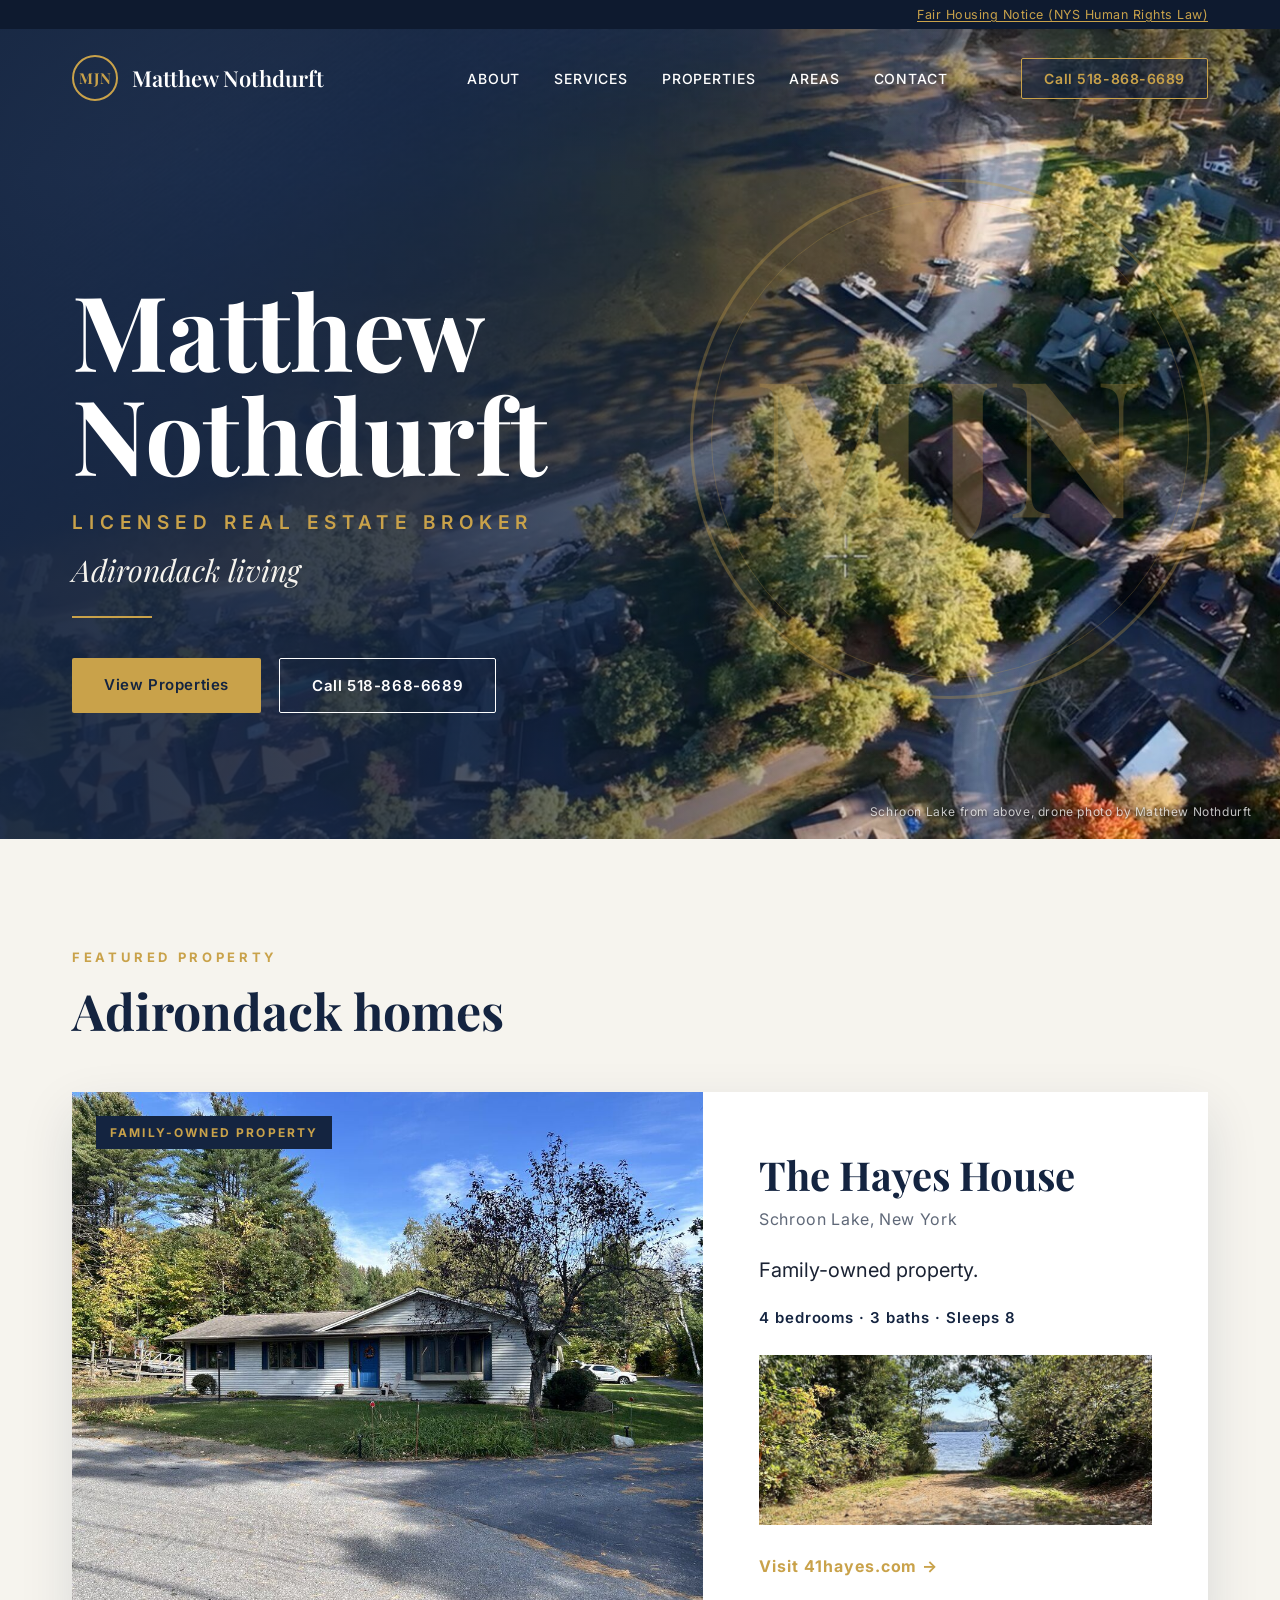
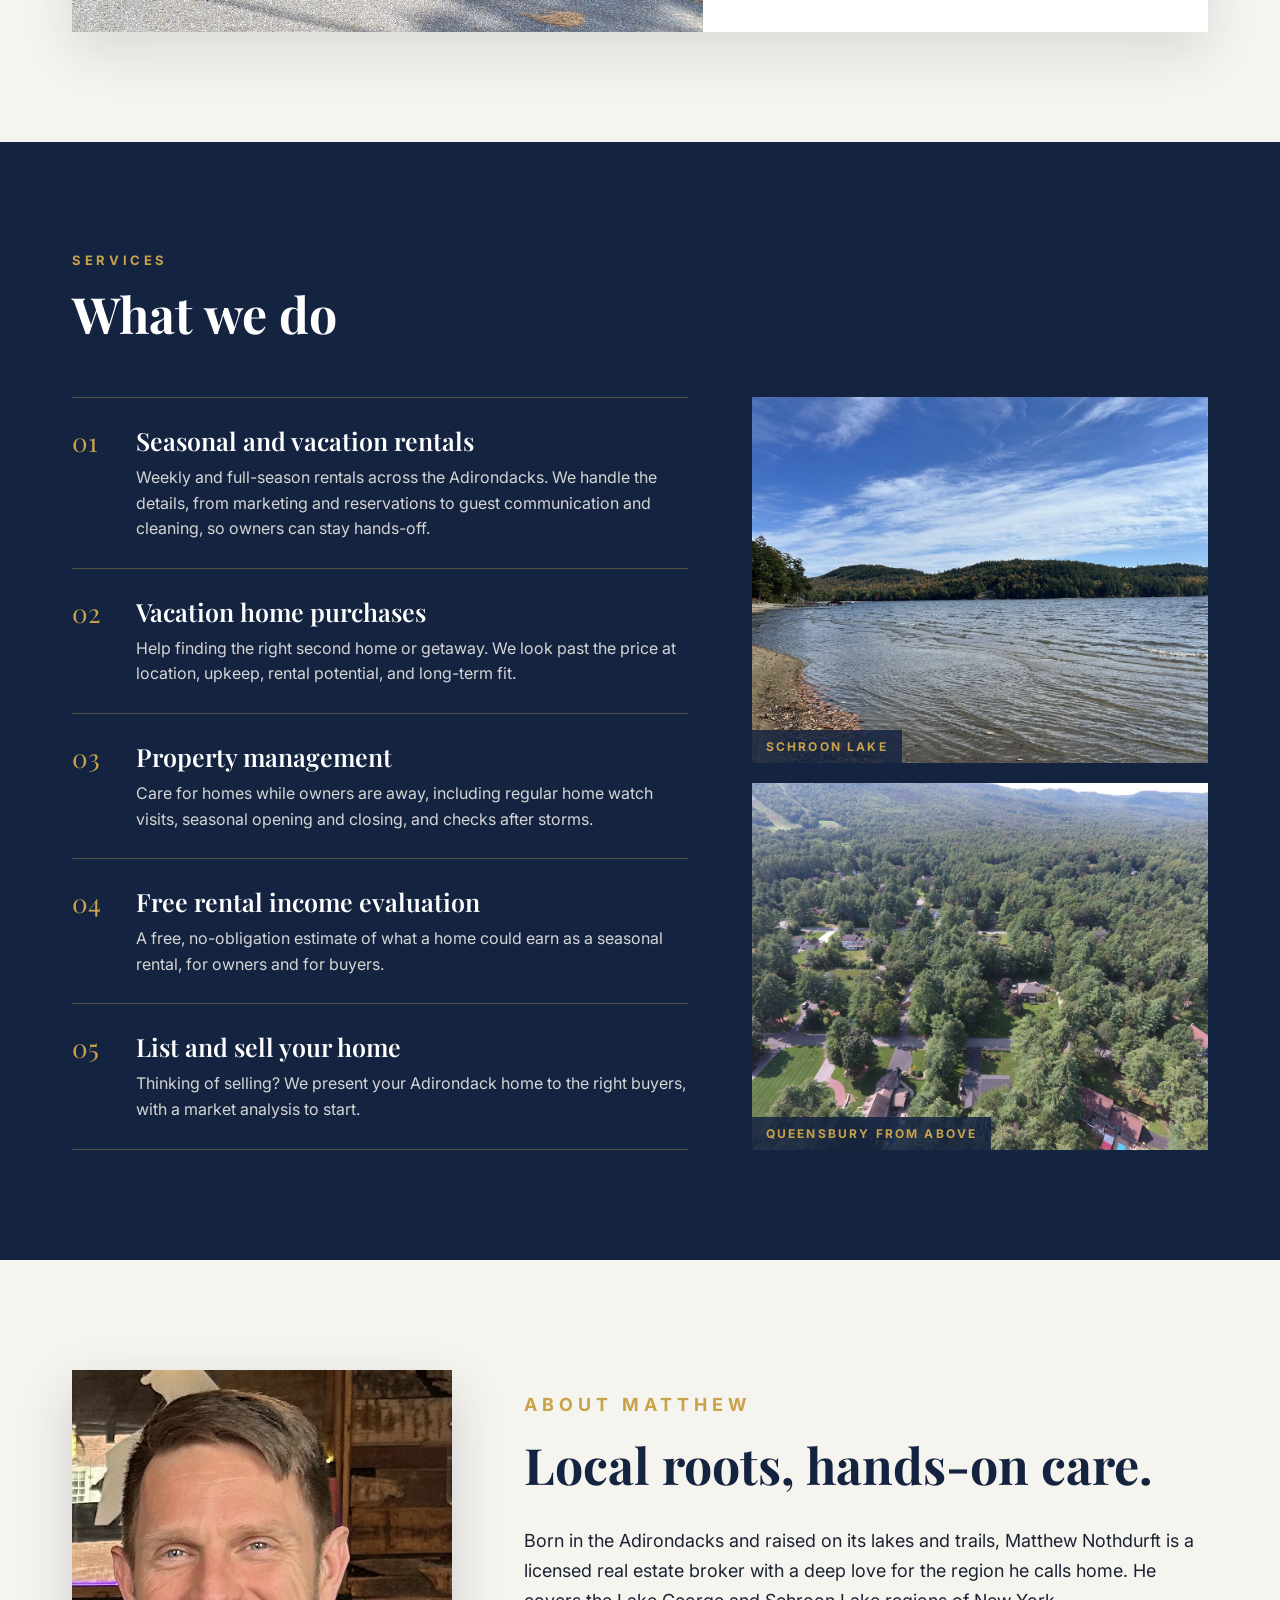
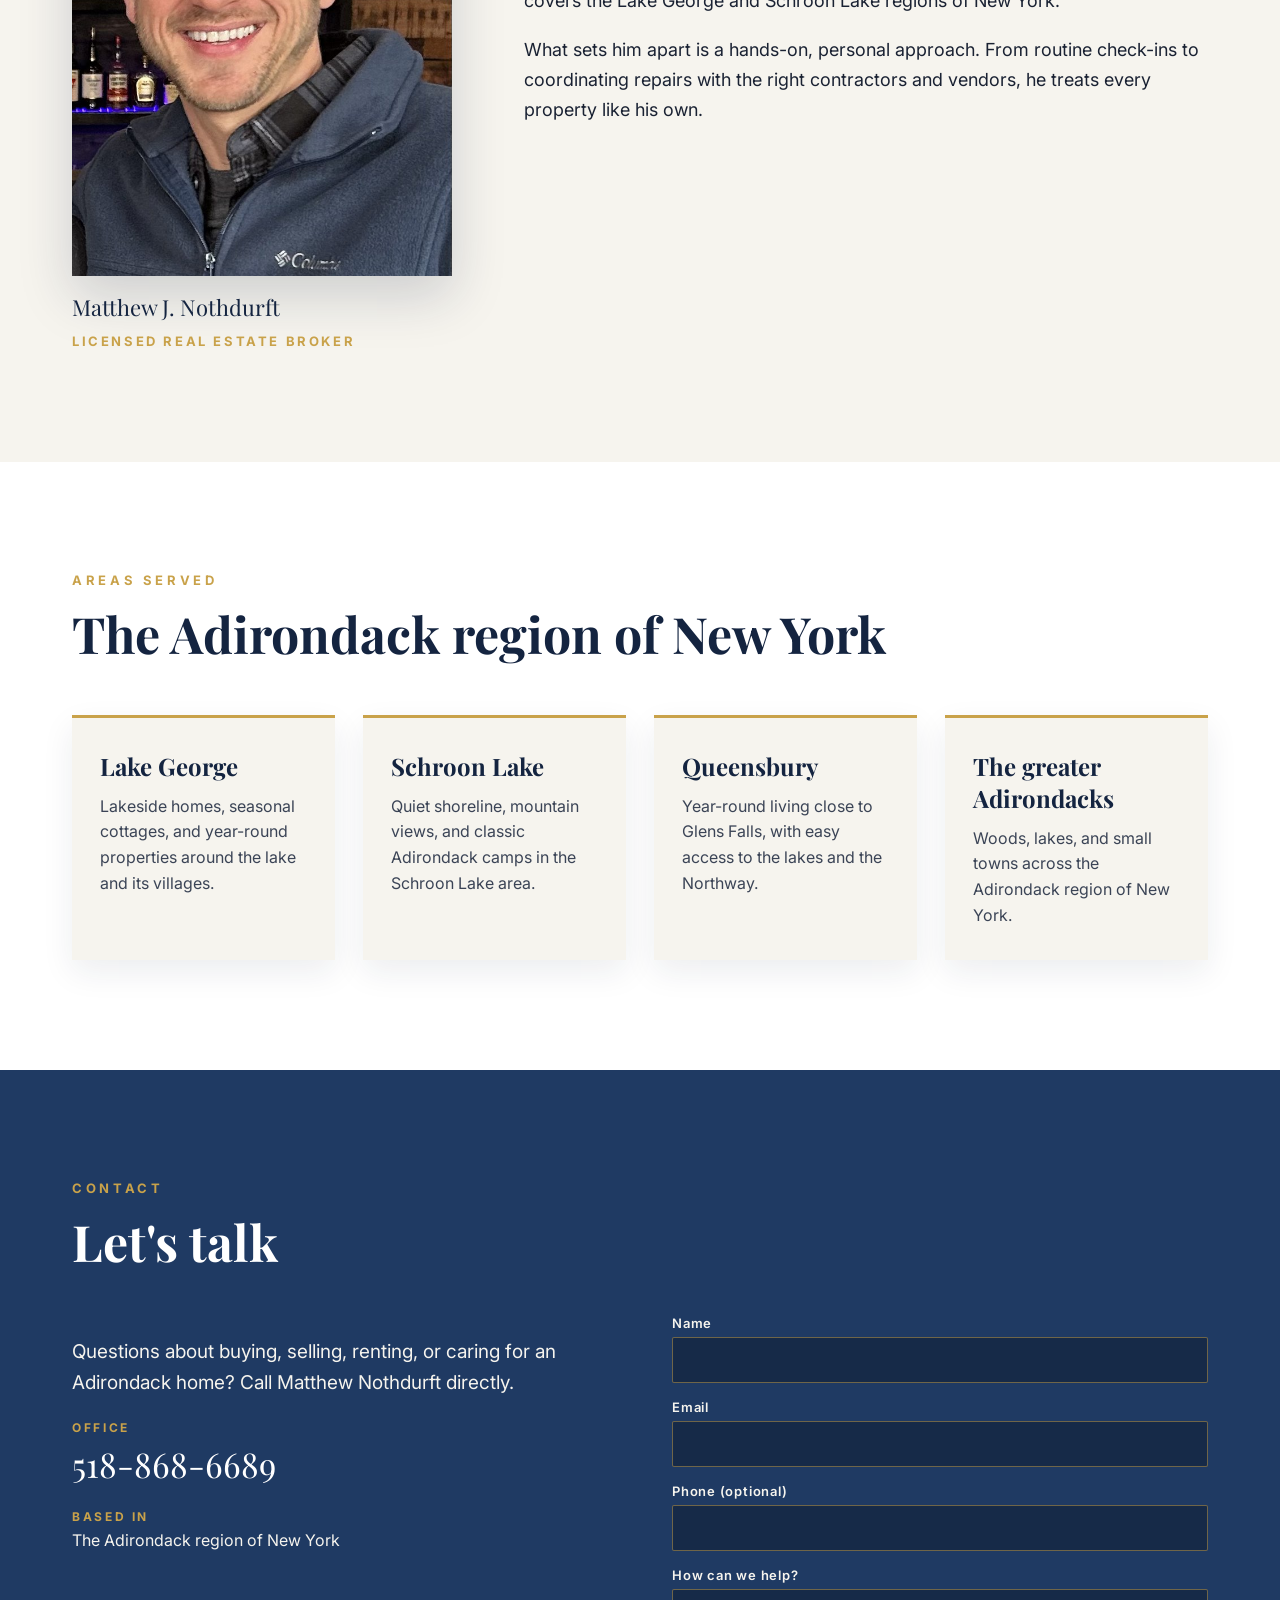
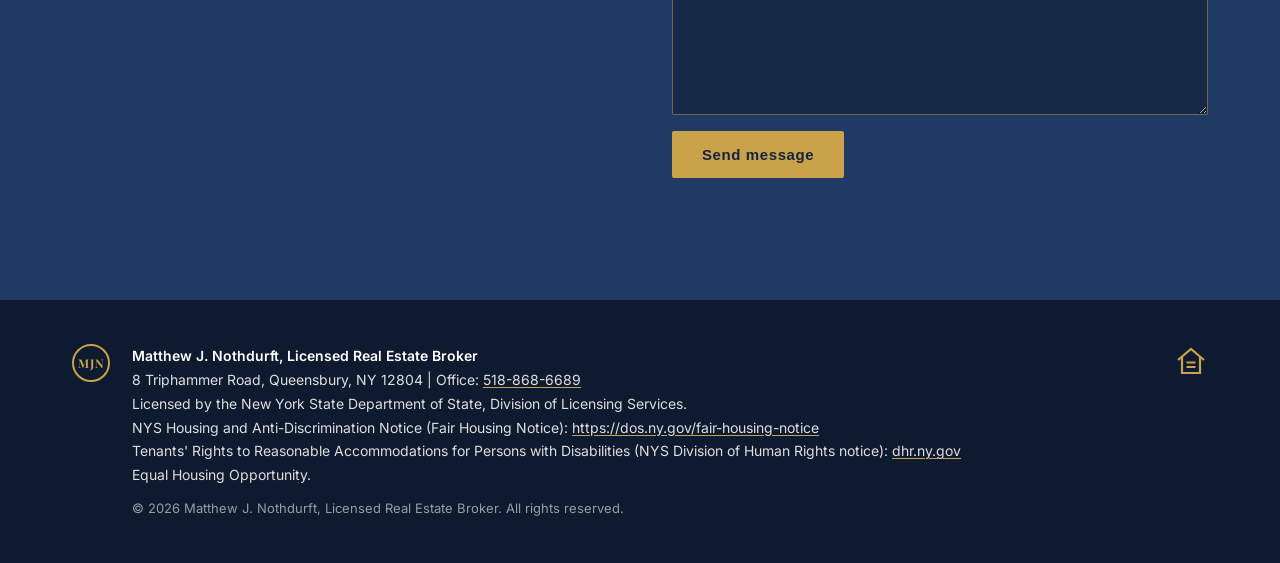
<file: index.html>
<!DOCTYPE html>
<html lang="en">
<head>
<meta charset="utf-8">
<meta name="viewport" content="width=device-width, initial-scale=1">
<title>Matthew J. Nothdurft, Licensed Real Estate Broker | Adirondack Real Estate and Property Management</title>
<meta name="description" content="Matthew J. Nothdurft, Licensed Real Estate Broker. Real estate, seasonal rentals, and property management in the Adirondack region of New York.">
<link rel="canonical" href="https://mjnrealty.com/">
<meta property="og:type" content="website">
<meta property="og:site_name" content="Matthew J. Nothdurft, Licensed Real Estate Broker">
<meta property="og:title" content="Matthew J. Nothdurft, Licensed Real Estate Broker | Adirondack Real Estate and Property Management">
<meta property="og:description" content="Matthew J. Nothdurft, Licensed Real Estate Broker. Real estate, seasonal rentals, and property management in the Adirondack region of New York.">
<meta property="og:url" content="https://mjnrealty.com/">
<meta property="og:image" content="https://mjnrealty.com/images/hero-schroon-lake-drone-DJI_0012.jpg">
<meta name="twitter:card" content="summary_large_image">
<script type="application/ld+json">
{"@context":"https://schema.org","@type":"RealEstateAgent","name":"Matthew J. Nothdurft, Licensed Real Estate Broker","url":"https://mjnrealty.com/","description":"Matthew J. Nothdurft, Licensed Real Estate Broker. Real estate, seasonal rentals, and property management in the Adirondack region of New York.","telephone":"+1-518-868-6689","image":"https://mjnrealty.com/images/hero-schroon-lake-drone-DJI_0012.jpg","address":{"@type":"PostalAddress","streetAddress":"8 Triphammer Road","addressLocality":"Queensbury","addressRegion":"NY","postalCode":"12804","addressCountry":"US"},"founder":{"@type":"Person","name":"Matthew J. Nothdurft","jobTitle":"Licensed Real Estate Broker"},"areaServed":[{"@type":"Place","name":"Lake George, NY"},{"@type":"Place","name":"Schroon Lake, NY"},{"@type":"Place","name":"Queensbury, NY"},{"@type":"Place","name":"Glens Falls, NY"},{"@type":"Place","name":"Adirondacks, NY"}]}
</script>
<link rel="icon" href="images/favicon.svg" type="image/svg+xml">
<link rel="preconnect" href="https://fonts.googleapis.com"><link rel="preconnect" href="https://fonts.gstatic.com" crossorigin>
<link href="https://fonts.googleapis.com/css2?family=Inter:wght@400;500;600;700&family=Playfair+Display:ital,wght@0,600;0,700;1,400;1,500&display=swap" rel="stylesheet">
<link rel="stylesheet" href="css/navy.css">
</head>
<body id="top">
<a class="skip" href="#main">Skip to content</a>
<div class="fh-bar"><a href="https://dos.ny.gov/fair-housing-notice" target="_blank" rel="noopener">Fair Housing Notice (NYS Human Rights Law)</a></div>
<header class="hero">
  <div class="site-nav-row">
    <a class="brand" href="#top" aria-label="Matthew Nothdurft, home"><span class="mono" aria-hidden="true">MJN</span><span class="brand-name">Matthew Nothdurft</span></a>
    <button class="nav-toggle" aria-controls="site-nav" aria-expanded="false"><span class="sr">Menu</span><span class="bars"></span></button>
    <nav class="site-nav" id="site-nav" aria-label="Main"><a href="#about">About</a><a href="#services">Services</a><a href="#properties">Properties</a><a href="#areas">Areas</a><a href="#contact">Contact</a><a class="callbtn" href="tel:+15188686689">Call 518-868-6689</a></nav>
  </div>
  <div class="wm" aria-hidden="true">MJN</div>
  <div class="hero-copy">
    <h1>Matthew<br>Nothdurft</h1>
    <p class="lic">Licensed Real Estate Broker</p>
    <p class="adk">Adirondack living</p>
    <div class="rule"></div>
    <div class="btns"><a class="btn gold" href="#properties">View Properties</a><a class="btn ghost" href="tel:+15188686689">Call 518-868-6689</a></div>
  </div>
  <div class="photo-credit">Schroon Lake from above, drone photo by Matthew Nothdurft</div>
</header>
<main id="main">

<section id="properties" class="properties">
  <div class="wrap">
  <p class="eyebrow">Featured property</p>
  <h2>Adirondack homes</h2>
  <article class="featured">
    <div class="ph" role="img" aria-label="The Hayes House"><div class="tag">Family-owned property</div></div>
    <div class="fc">
      <h3>The Hayes House</h3>
      <p class="addr">Schroon Lake, New York</p>
      <p class="desc">Family-owned property.</p>
      <p class="facts">4 bedrooms &middot; 3 baths &middot; Sleeps 8</p>
      <div class="inset" role="img" aria-label="Wooded path at the Hayes House"></div>
      <a class="more" href="https://41hayes.com" target="_blank" rel="noopener">Visit 41hayes.com &rarr;</a>
    </div>
  </article>
  </div>
</section>

<section class="services" id="services">
  <div class="wrap">
  <p class="eyebrow">Services</p>
  <h2>What we do</h2>
  <div class="svc-wrap">
    <ul class="svc-list">
      <li class="svc"><span class="n">01</span><div><h3>Seasonal and vacation rentals</h3><p>Weekly and full-season rentals across the Adirondacks. We handle the details, from marketing and reservations to guest communication and cleaning, so owners can stay hands-off.</p></div></li>
      <li class="svc"><span class="n">02</span><div><h3>Vacation home purchases</h3><p>Help finding the right second home or getaway. We look past the price at location, upkeep, rental potential, and long-term fit.</p></div></li>
      <li class="svc"><span class="n">03</span><div><h3>Property management</h3><p>Care for homes while owners are away, including regular home watch visits, seasonal opening and closing, and checks after storms.</p></div></li>
      <li class="svc"><span class="n">04</span><div><h3>Free rental income evaluation</h3><p>A free, no-obligation estimate of what a home could earn as a seasonal rental, for owners and for buyers.</p></div></li>
      <li class="svc"><span class="n">05</span><div><h3>List and sell your home</h3><p>Thinking of selling? We present your Adirondack home to the right buyers, with a market analysis to start.</p></div></li>
    </ul>
    <div class="pics">
      <div class="pic" style="background-image:url(images/hayes-lake-shoreline-mountains.jpg)"><span>Schroon Lake</span></div>
      <div class="pic" style="background-image:url(images/aerial-DJI_0670.jpg)"><span>Queensbury from above</span></div>
    </div>
  </div>
  </div>
</section>

<section id="about" class="about">
  <div class="wrap about-grid">
    <figure class="about-photo"><img src="images/matthew-nothdurft.jpg" alt="Matthew Nothdurft" width="671" height="894" loading="lazy"><figcaption>Matthew J. Nothdurft<br><span>Licensed Real Estate Broker</span></figcaption></figure>
    <div class="about-text"><p class="eyebrow">About Matthew</p><h2>Local roots, hands-on care.</h2>
      <p>Born in the Adirondacks and raised on its lakes and trails, Matthew Nothdurft is a licensed real estate broker with a deep love for the region he calls home. He covers the Lake George and Schroon Lake regions of New York.</p>
      <p>What sets him apart is a hands-on, personal approach. From routine check-ins to coordinating repairs with the right contractors and vendors, he treats every property like his own.</p>
    </div>
  </div>
</section>

<section id="areas" class="areas">
  <div class="wrap"><p class="eyebrow">Areas served</p><h2>The Adirondack region of New York</h2>
  <ul class="area-list">
    <li class="area"><h3>Lake George</h3><p>Lakeside homes, seasonal cottages, and year-round properties around the lake and its villages.</p></li>
    <li class="area"><h3>Schroon Lake</h3><p>Quiet shoreline, mountain views, and classic Adirondack camps in the Schroon Lake area.</p></li>
    <li class="area"><h3>Queensbury</h3><p>Year-round living close to Glens Falls, with easy access to the lakes and the Northway.</p></li>
    <li class="area"><h3>The greater Adirondacks</h3><p>Woods, lakes, and small towns across the Adirondack region of New York.</p></li>
  </ul></div>
</section>

<section id="contact" class="contact">
  <div class="wrap"><p class="eyebrow">Contact</p><h2>Let's talk</h2><div class="contact-grid">
  <div class="contact-info">
    <p class="contact-lead">Questions about buying, selling, renting, or caring for an Adirondack home? Call Matthew Nothdurft directly.</p>
    <p class="contact-phone"><span>Office</span><a href="tel:+15188686689">518-868-6689</a></p>
    <p class="contact-region"><span>Based in</span>The Adirondack region of New York</p>
  </div>
  <!-- Contact form: Formspree free plan. Set FORMSPREE_ID in js/main.js to turn it on. While it is empty the form stays hidden and disabled. -->
  <form id="contact-form" class="contact-form" method="POST" hidden>
    <fieldset disabled>
      <label>Name<input name="name" type="text" autocomplete="name" required></label>
      <label>Email<input name="email" type="email" autocomplete="email" required></label>
      <label>Phone (optional)<input name="phone" type="tel" autocomplete="tel"></label>
      <label>How can we help?<textarea name="message" rows="5" required></textarea></label>
      <input type="text" name="_gotcha" style="display:none" tabindex="-1" autocomplete="off">
      <button type="submit">Send message</button>
      <p class="form-status" id="form-status" role="status" tabindex="-1"></p>
    </fieldset>
  </form>
  </div></div>
</section>
</main>

<footer>
  <div class="wrap footer-inner">
    <span class="mono" aria-hidden="true">MJN</span>
    <div>
      <p class="lic-name">Matthew J. Nothdurft, Licensed Real Estate Broker</p>
      <p>8 Triphammer Road, Queensbury, NY 12804 | Office: <a href="tel:+15188686689">518-868-6689</a></p>
      <p>Licensed by the New York State Department of State, Division of Licensing Services.</p>
      <p>NYS Housing and Anti-Discrimination Notice (Fair Housing Notice): <a href="https://dos.ny.gov/fair-housing-notice" target="_blank" rel="noopener">https://dos.ny.gov/fair-housing-notice</a></p>
      <p>Tenants' Rights to Reasonable Accommodations for Persons with Disabilities (NYS Division of Human Rights notice): <a href="https://dhr.ny.gov/final-regulations-regarding-notice-tenants-rights-reasonable-accommodation" target="_blank" rel="noopener">dhr.ny.gov</a></p>
      <p>Equal Housing Opportunity.</p>
      <p class="copy">&copy; <span data-year>2026</span> Matthew J. Nothdurft, Licensed Real Estate Broker. All rights reserved.</p>
    </div>
    <div class="eho" aria-label="Equal Housing Opportunity"><svg width="34" height="34" viewBox="0 0 34 34" fill="none" stroke="#c9a24a" stroke-width="2.2" aria-hidden="true"><path d="M4 16 17 5l13 11"/><path d="M8 13v16h18V13"/><path d="M12.5 18.5h9M12.5 23h9"/></svg></div>
  </div>
</footer>
<script src="js/main.js"></script>
</body>
</html>
</file>
<file: css/navy.css>
:root{--navy:#142440;--navy2:#1f3a63;--navy3:#0e1a2f;--gold:#c9a24a;--cream:#f6f4ee;--ink:#1a2233;--muted:#5f6878}
*{box-sizing:border-box;margin:0;padding:0}
html{scroll-behavior:smooth}
body{font-family:'Inter',system-ui,sans-serif;color:var(--ink);background:var(--cream);-webkit-font-smoothing:antialiased}
img{max-width:100%;display:block}
a{color:inherit;text-decoration:none}
.skip{position:absolute;left:-9999px;top:0;background:var(--gold);color:var(--navy);padding:10px 16px;z-index:100}
.skip:focus{left:12px;top:12px}
.sr{position:absolute;width:1px;height:1px;overflow:hidden;clip:rect(0 0 0 0)}
.preview-bar{background:#b3261e;color:#fff;text-align:center;font:600 12.5px/1.2 'Inter',sans-serif;letter-spacing:.08em;text-transform:uppercase;padding:6px 12px;position:relative;z-index:60}
.preview-bar a{text-decoration:underline}
.fh-bar{background:var(--navy3);color:rgba(246,244,238,.88);font-size:12.5px;letter-spacing:.04em;padding:7px 72px;display:flex;gap:10px;justify-content:flex-end;flex-wrap:wrap}
.fh-bar a{color:var(--gold);text-decoration:underline;text-underline-offset:2px}
.wrap{max-width:1440px;margin:0 auto}
.mono{width:46px;height:46px;border-radius:50%;border:2px solid var(--gold);color:var(--gold);display:flex;align-items:center;justify-content:center;font-family:'Playfair Display',serif;font-weight:700;font-size:15px;letter-spacing:1px;flex:none}
.hero{position:relative;min-height:810px;background:url(../images/hero-schroon-lake-drone-DJI_0012.jpg) center/cover var(--navy);overflow:hidden;color:#fff}
.hero:before{content:"";position:absolute;inset:0;background:linear-gradient(90deg,rgba(20,36,64,.94) 0%,rgba(20,36,64,.80) 34%,rgba(20,36,64,.25) 62%,rgba(20,36,64,0) 80%),linear-gradient(180deg,rgba(0,0,0,.35) 0%,rgba(0,0,0,0) 18%)}
.site-nav-row{position:relative;z-index:5;display:flex;align-items:center;padding:26px 72px}
.brand{display:flex;align-items:center;gap:14px}
.brand-name{font-family:'Playfair Display',serif;font-size:22px;font-weight:600}
.site-nav{margin-left:auto;display:flex;align-items:center;gap:34px;font-size:14px;letter-spacing:.06em;text-transform:uppercase;font-weight:500}
.site-nav a:hover{color:var(--gold)}
.callbtn{margin-left:40px;background:rgba(20,36,64,.55);border:1.5px solid var(--gold);color:var(--gold);padding:11px 22px;border-radius:2px;font-weight:600;font-size:14px;letter-spacing:.04em;white-space:nowrap}
.nav-toggle{display:none;margin-left:auto;background:none;border:1.5px solid var(--gold);width:44px;height:40px;border-radius:2px;cursor:pointer}
.nav-toggle .bars,.nav-toggle .bars:before,.nav-toggle .bars:after{display:block;width:20px;height:2px;background:var(--gold);margin:0 auto;position:relative;content:""}
.nav-toggle .bars:before{position:absolute;top:-6px}.nav-toggle .bars:after{position:absolute;top:6px}
.wm{position:absolute;right:70px;top:150px;width:520px;height:520px;border-radius:50%;border:3px solid rgba(201,162,74,.30);display:flex;align-items:center;justify-content:center;font-family:'Playfair Display',serif;font-weight:700;font-size:190px;color:rgba(201,162,74,.28);letter-spacing:4px;pointer-events:none}
.wm:after{content:"";position:absolute;inset:18px;border-radius:50%;border:1px solid rgba(201,162,74,.22)}
.hero-copy{position:relative;z-index:2;padding:150px 72px 120px;max-width:820px}
.hero h1{font-family:'Playfair Display',serif;font-weight:700;font-size:104px;line-height:1.0;letter-spacing:-.5px}
.lic{margin-top:26px;color:var(--gold);font-size:19px;font-weight:600;letter-spacing:.32em;text-transform:uppercase}
.adk{margin-top:16px;font-family:'Playfair Display',serif;font-style:italic;font-size:30px;color:var(--cream)}
.rule{width:80px;height:2px;background:var(--gold);margin-top:26px}
.btns{margin-top:40px;display:flex;gap:18px;flex-wrap:wrap}
.btn{display:inline-block;padding:17px 32px;font-weight:600;font-size:15px;letter-spacing:.04em;border-radius:2px}
.btn.gold{background:var(--gold);color:var(--navy)}
.btn.ghost{border:1.5px solid #fff;color:#fff}
.photo-credit{text-shadow:0 1px 3px rgba(0,0,0,.8);position:absolute;right:28px;bottom:20px;color:rgba(255,255,255,.75);font-size:12px;letter-spacing:.05em;z-index:2}
section{padding:110px 72px;scroll-margin-top:20px}
.eyebrow{color:var(--gold);font-size:13px;font-weight:700;letter-spacing:.28em;text-transform:uppercase}
h2{font-family:'Playfair Display',serif;font-size:50px;font-weight:700;color:var(--navy);margin-top:12px}
.about-grid{display:grid;grid-template-columns:380px 1fr;gap:72px;align-items:start}
.about-photo{position:relative}
.about-photo img{width:100%;height:auto;box-shadow:0 20px 50px rgba(20,36,64,.18)}
.about-photo figcaption{margin-top:16px;font-family:'Playfair Display',serif;font-size:22px;color:var(--navy)}
.about-photo figcaption span{font-family:'Inter',sans-serif;font-size:13px;color:var(--gold);font-weight:700;letter-spacing:.2em;text-transform:uppercase}
.about-text p{margin-top:20px;font-size:18px;line-height:1.65}
.about-text h2+p{margin-top:28px}
.properties{padding-top:0}
.featured{display:grid;grid-template-columns:1.25fr 1fr;margin-top:48px;background:#fff;box-shadow:0 20px 50px rgba(20,36,64,.12)}
.featured .ph{min-height:540px;background:url(../images/hayes-front-of-house.jpg) center 30%/cover;position:relative}
.tag{position:absolute;left:24px;top:24px;background:var(--navy);color:var(--gold);font-size:12px;font-weight:700;letter-spacing:.18em;text-transform:uppercase;padding:9px 14px}
.fc{padding:56px;display:flex;flex-direction:column}
.fc h3{font-family:'Playfair Display',serif;font-size:40px;color:var(--navy)}
.fc .addr{margin-top:8px;font-size:16px;color:var(--muted);letter-spacing:.04em}
.fc p.desc{margin-top:26px;font-size:20px;line-height:1.55}
.fc .facts{margin-top:22px;font-size:15px;color:var(--navy);font-weight:600;letter-spacing:.06em}
.fc .inset{margin-top:28px;height:170px;background:url(../images/hayes-lake-path.jpg) center 38%/cover}
.fc .more{margin-top:auto;padding-top:26px;color:var(--gold);font-weight:700;letter-spacing:.06em}
.services{background:var(--navy);color:var(--cream)}
.services h2{color:#fff}
.svc-wrap{display:grid;grid-template-columns:1.35fr 1fr;gap:64px;margin-top:50px}
.svc-list{list-style:none}
.svc{display:grid;grid-template-columns:64px 1fr;padding:26px 0;border-top:1px solid rgba(201,162,74,.35)}
.svc:last-child{border-bottom:1px solid rgba(201,162,74,.35)}
.svc .n{font-family:'Playfair Display',serif;color:var(--gold);font-size:26px}
.svc h3{font-family:'Playfair Display',serif;font-size:25px;color:#fff;font-weight:600}
.svc p{margin-top:8px;font-size:16px;line-height:1.6;color:rgba(246,244,238,.85)}
.pics{display:grid;grid-template-rows:1fr 1fr;gap:20px}
.pic{background-size:cover;background-position:center;position:relative;min-height:300px}
.pic span{position:absolute;left:0;bottom:0;background:rgba(20,36,64,.85);color:var(--gold);font-size:12px;font-weight:700;letter-spacing:.18em;text-transform:uppercase;padding:9px 14px}
.area-list{list-style:none;display:grid;grid-template-columns:repeat(4,1fr);gap:28px;margin-top:48px}
.area{background:#fff;padding:32px 28px;border-top:3px solid var(--gold);box-shadow:0 12px 30px rgba(20,36,64,.08)}
.area h3{font-family:'Playfair Display',serif;font-size:24px;color:var(--navy)}
.area p{margin-top:12px;font-size:16px;line-height:1.6;color:#3b4456}
.contact{background:var(--navy2);color:var(--cream)}
.contact h2{color:#fff}
.contact-grid{display:grid;grid-template-columns:1fr 1fr;gap:64px;margin-top:40px}
.contact-lead{font-size:19px;line-height:1.6}
.contact-info p{margin-top:22px}
.contact-info span{display:block;color:var(--gold);font-size:12px;font-weight:700;letter-spacing:.22em;text-transform:uppercase;margin-bottom:6px}
.contact-phone a{font-family:'Playfair Display',serif;font-size:34px;color:#fff}
.contact-form label{display:block;font-size:13px;font-weight:600;letter-spacing:.06em;margin-bottom:16px}
.contact-form fieldset{border:0}
.contact-form input,.contact-form textarea{display:block;width:100%;margin-top:6px;padding:12px 14px;border:1px solid rgba(201,162,74,.5);background:rgba(14,26,47,.5);color:#fff;font:inherit;font-size:16px;border-radius:2px}
.contact-form button{background:var(--gold);color:var(--navy);border:0;padding:15px 30px;font-weight:700;font-size:15px;letter-spacing:.04em;cursor:pointer;border-radius:2px}
.form-status{margin-top:12px}
footer{background:var(--navy3);color:rgba(246,244,238,.9);padding:44px 72px;font-size:14px;line-height:1.7}
.footer-inner{display:flex;align-items:flex-start;gap:22px}
footer .mono{width:38px;height:38px;font-size:12px}
footer a{text-decoration:underline;text-decoration-color:var(--gold);text-underline-offset:2px}
footer .lic-name{font-weight:600;color:#fff}
footer .eho{margin-left:auto;display:flex;align-items:center;gap:10px;white-space:nowrap}
footer .copy{margin-top:10px;color:rgba(246,244,238,.6);font-size:13px}
@media (max-width:1100px){
  .site-nav-row,section,footer,.hero-copy{padding-left:36px;padding-right:36px}
  .fh-bar{padding-left:36px;padding-right:36px}
  .site-nav{gap:22px}.callbtn{margin-left:22px}
  .wm{width:380px;height:380px;font-size:140px;right:30px}
  .area-list{grid-template-columns:1fr 1fr}
  .about-grid{grid-template-columns:300px 1fr;gap:48px}
}
@media (max-width:860px){
  .nav-toggle{display:block}
  .site-nav{display:none;position:absolute;top:84px;left:0;right:0;flex-direction:column;align-items:flex-start;gap:0;background:var(--navy3);padding:8px 36px 20px}
  .site-nav.open{display:flex}
  .site-nav a{padding:12px 0}
  .callbtn{margin:10px 0 0}
  .hero{min-height:680px}
  .hero-copy{padding-top:90px}
  .hero h1{font-size:64px}
  .lic{font-size:14px;letter-spacing:.24em}
  .adk{font-size:24px}
  .wm{display:none}
  .hero:before{background:linear-gradient(180deg,rgba(20,36,64,.80),rgba(20,36,64,.88))}
  h2{font-size:38px}
  section{padding-top:72px;padding-bottom:72px}
  .about-grid,.featured,.svc-wrap,.contact-grid{grid-template-columns:1fr}
  .about-photo{max-width:320px}
  .featured .ph{min-height:320px}
  .fc{padding:32px}
  .area-list{grid-template-columns:1fr}
  .footer-inner{flex-direction:column}
  footer .eho{margin-left:0}
  .fh-bar{justify-content:flex-start}
}
@media (max-width:520px){.site-nav-row,section,footer,.hero-copy,.fh-bar{padding-left:20px;padding-right:20px}.hero h1{font-size:50px}.brand-name{font-size:18px}}
.callbtn{text-transform:none}
.properties{padding-top:110px}
.areas{background:#fff}
.areas .area{background:var(--cream)}
@media (max-width:860px){.properties{padding-top:72px}.photo-credit{left:20px;right:20px}}
</file>
